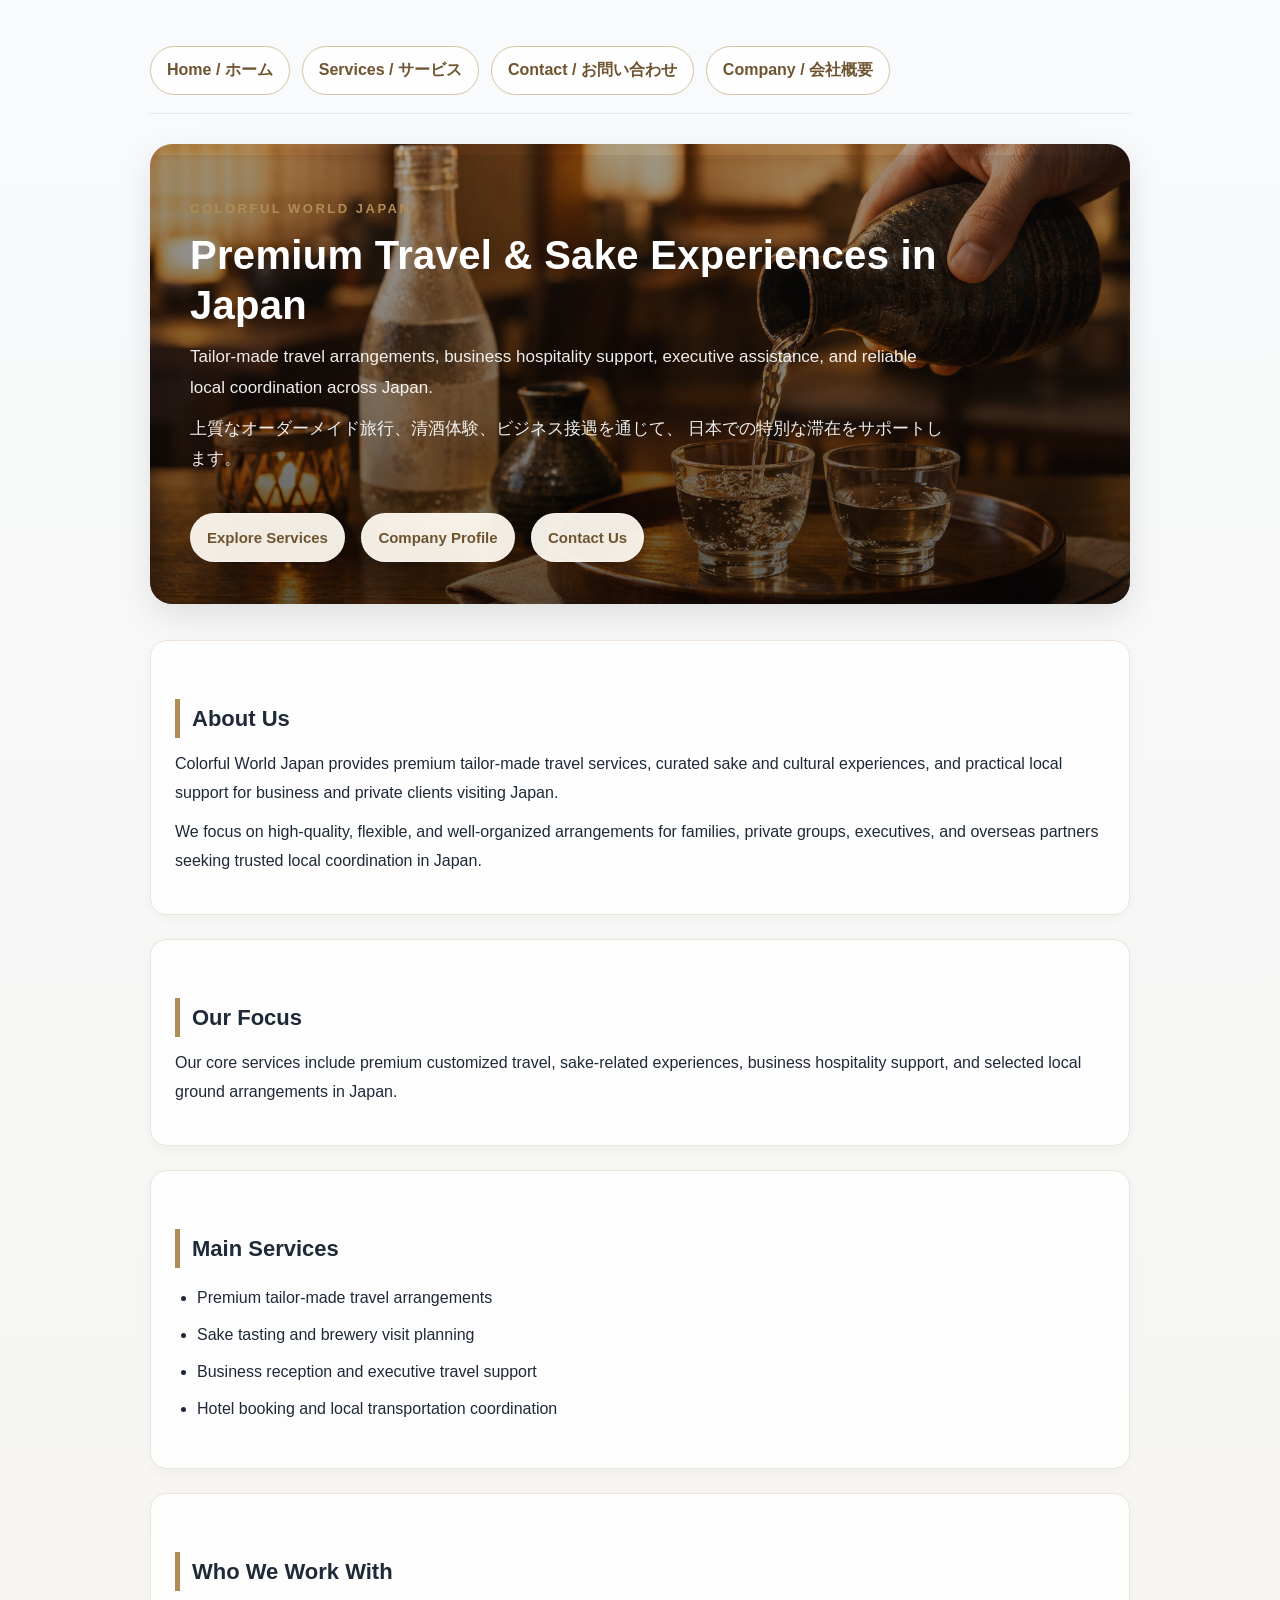
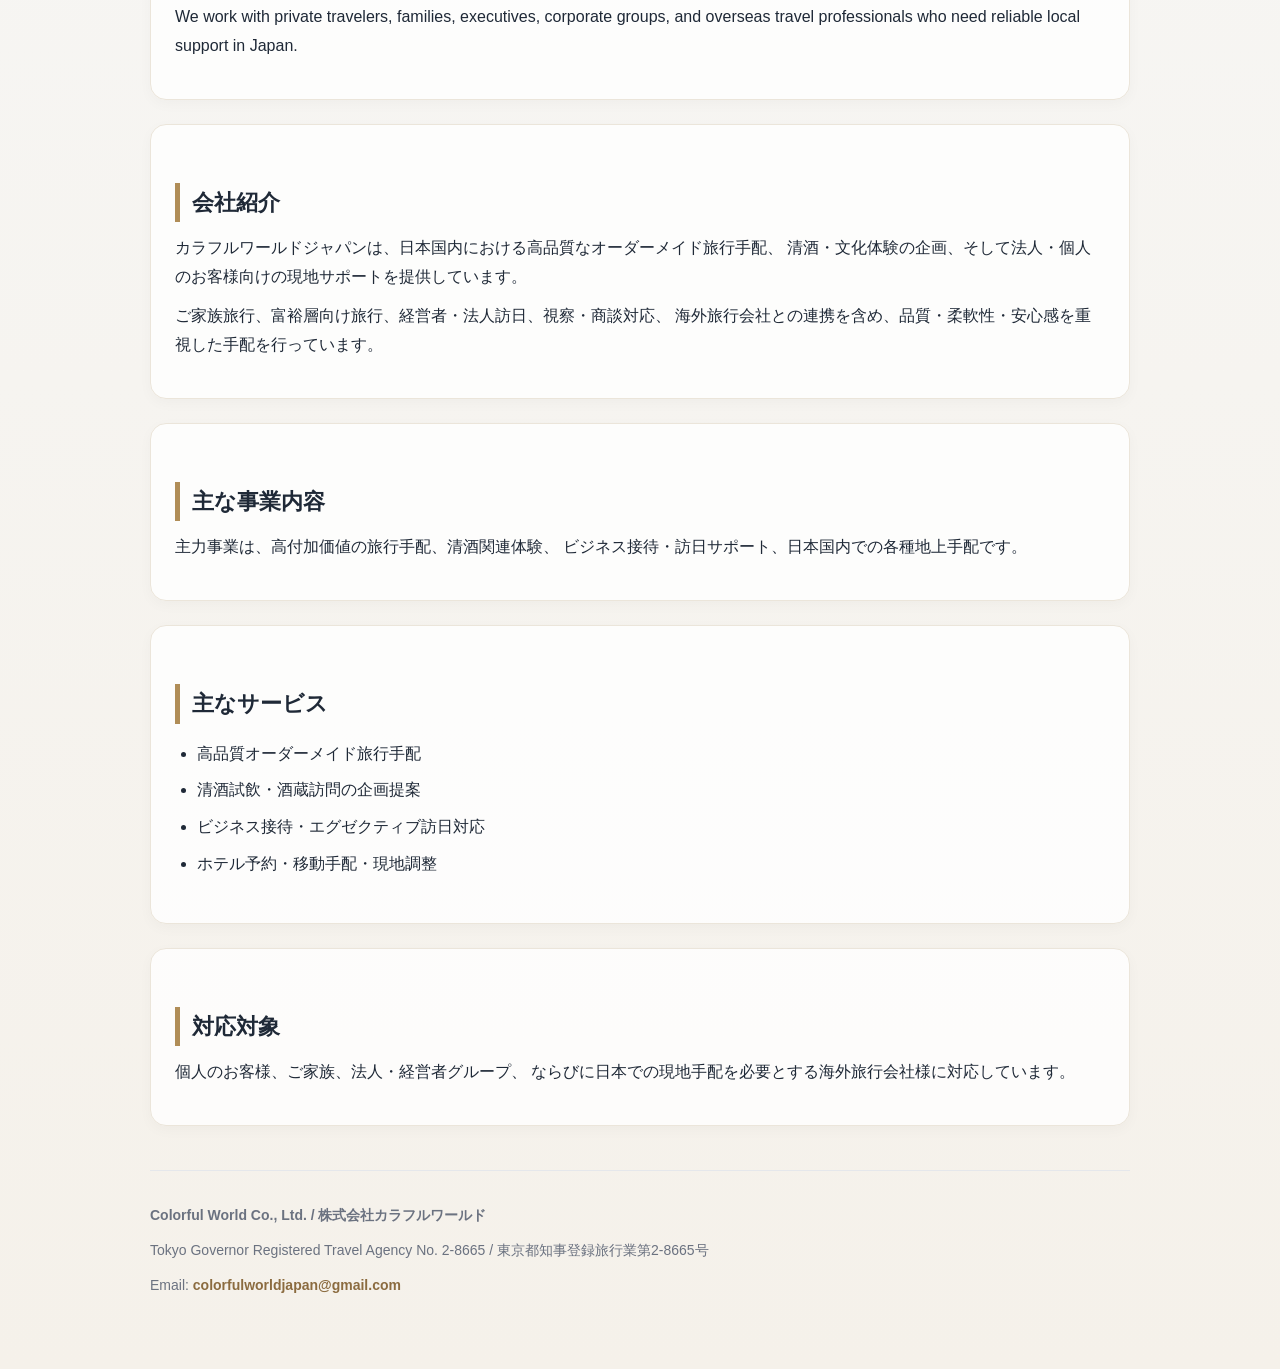
<file: index.html>
<!DOCTYPE html>
<html lang="en">
<head>
  <meta charset="UTF-8">
  <meta name="viewport" content="width=device-width, initial-scale=1.0">
  <title>Colorful World Japan | Premium Travel, Sake Experience & Business Support</title>
  <link rel="stylesheet" href="style.css">
</head>
<body>
  <div class="nav">
    <a href="index.html">Home / ホーム</a>
    <a href="services.html">Services / サービス</a>
    <a href="contact.html">Contact / お問い合わせ</a>
    <a href="company.html">Company / 会社概要</a>
  </div>

<div class="hero-banner">
  <div class="hero-overlay">
    <p class="brand-mark">COLORFUL WORLD JAPAN</p>
<h1>Premium Travel & Sake Experiences in Japan</h1>
<p class="hero-subtitle">
  Tailor-made travel arrangements, business hospitality support,
  executive assistance, and reliable local coordination across Japan.
</p>
<p class="hero-subtitle">
  上質なオーダーメイド旅行、清酒体験、ビジネス接遇を通じて、
  日本での特別な滞在をサポートします。
</p>

    <div class="hero-actions">
      <a class="button-link" href="services.html">Explore Services</a>
      <a class="button-link" href="company.html">Company Profile</a>
      <a class="button-link" href="contact.html">Contact Us</a>
    </div>
  </div>
</div>

  <div class="section-card">
    <h2>About Us</h2>
    <p>
      Colorful World Japan provides premium tailor-made travel services,
      curated sake and cultural experiences, and practical local support
      for business and private clients visiting Japan.
    </p>
    <p>
      We focus on high-quality, flexible, and well-organized arrangements
      for families, private groups, executives, and overseas partners
      seeking trusted local coordination in Japan.
    </p>
  </div>

  <div class="section-card">
    <h2>Our Focus</h2>
    <p>
      Our core services include premium customized travel, sake-related experiences,
      business hospitality support, and selected local ground arrangements in Japan.
    </p>
  </div>

  <div class="section-card">
    <h2>Main Services</h2>
    <ul>
      <li>Premium tailor-made travel arrangements</li>
      <li>Sake tasting and brewery visit planning</li>
      <li>Business reception and executive travel support</li>
      <li>Hotel booking and local transportation coordination</li>
    </ul>
  </div>

  <div class="section-card">
    <h2>Who We Work With</h2>
    <p>
      We work with private travelers, families, executives, corporate groups,
      and overseas travel professionals who need reliable local support in Japan.
    </p>
  </div>

  <div class="section-card">
    <h2>会社紹介</h2>
    <p>
      カラフルワールドジャパンは、日本国内における高品質なオーダーメイド旅行手配、
      清酒・文化体験の企画、そして法人・個人のお客様向けの現地サポートを提供しています。
    </p>
    <p>
      ご家族旅行、富裕層向け旅行、経営者・法人訪日、視察・商談対応、
      海外旅行会社との連携を含め、品質・柔軟性・安心感を重視した手配を行っています。
    </p>
  </div>

  <div class="section-card">
    <h2>主な事業内容</h2>
    <p>
      主力事業は、高付加価値の旅行手配、清酒関連体験、
      ビジネス接待・訪日サポート、日本国内での各種地上手配です。
    </p>
  </div>

  <div class="section-card">
    <h2>主なサービス</h2>
    <ul>
      <li>高品質オーダーメイド旅行手配</li>
      <li>清酒試飲・酒蔵訪問の企画提案</li>
      <li>ビジネス接待・エグゼクティブ訪日対応</li>
      <li>ホテル予約・移動手配・現地調整</li>
    </ul>
  </div>

  <div class="section-card">
    <h2>対応対象</h2>
    <p>
      個人のお客様、ご家族、法人・経営者グループ、
      ならびに日本での現地手配を必要とする海外旅行会社様に対応しています。
    </p>
  </div>

  <div class="footer">
    <p><strong>Colorful World Co., Ltd. / 株式会社カラフルワールド</strong></p>
    <p>Tokyo Governor Registered Travel Agency No. 2-8665 / 東京都知事登録旅行業第2-8665号</p>
    <p>Email: <a href="mailto:colorfulworldjapan@gmail.com">colorfulworldjapan@gmail.com</a></p>
  </div>
</body>
</html>
</file>
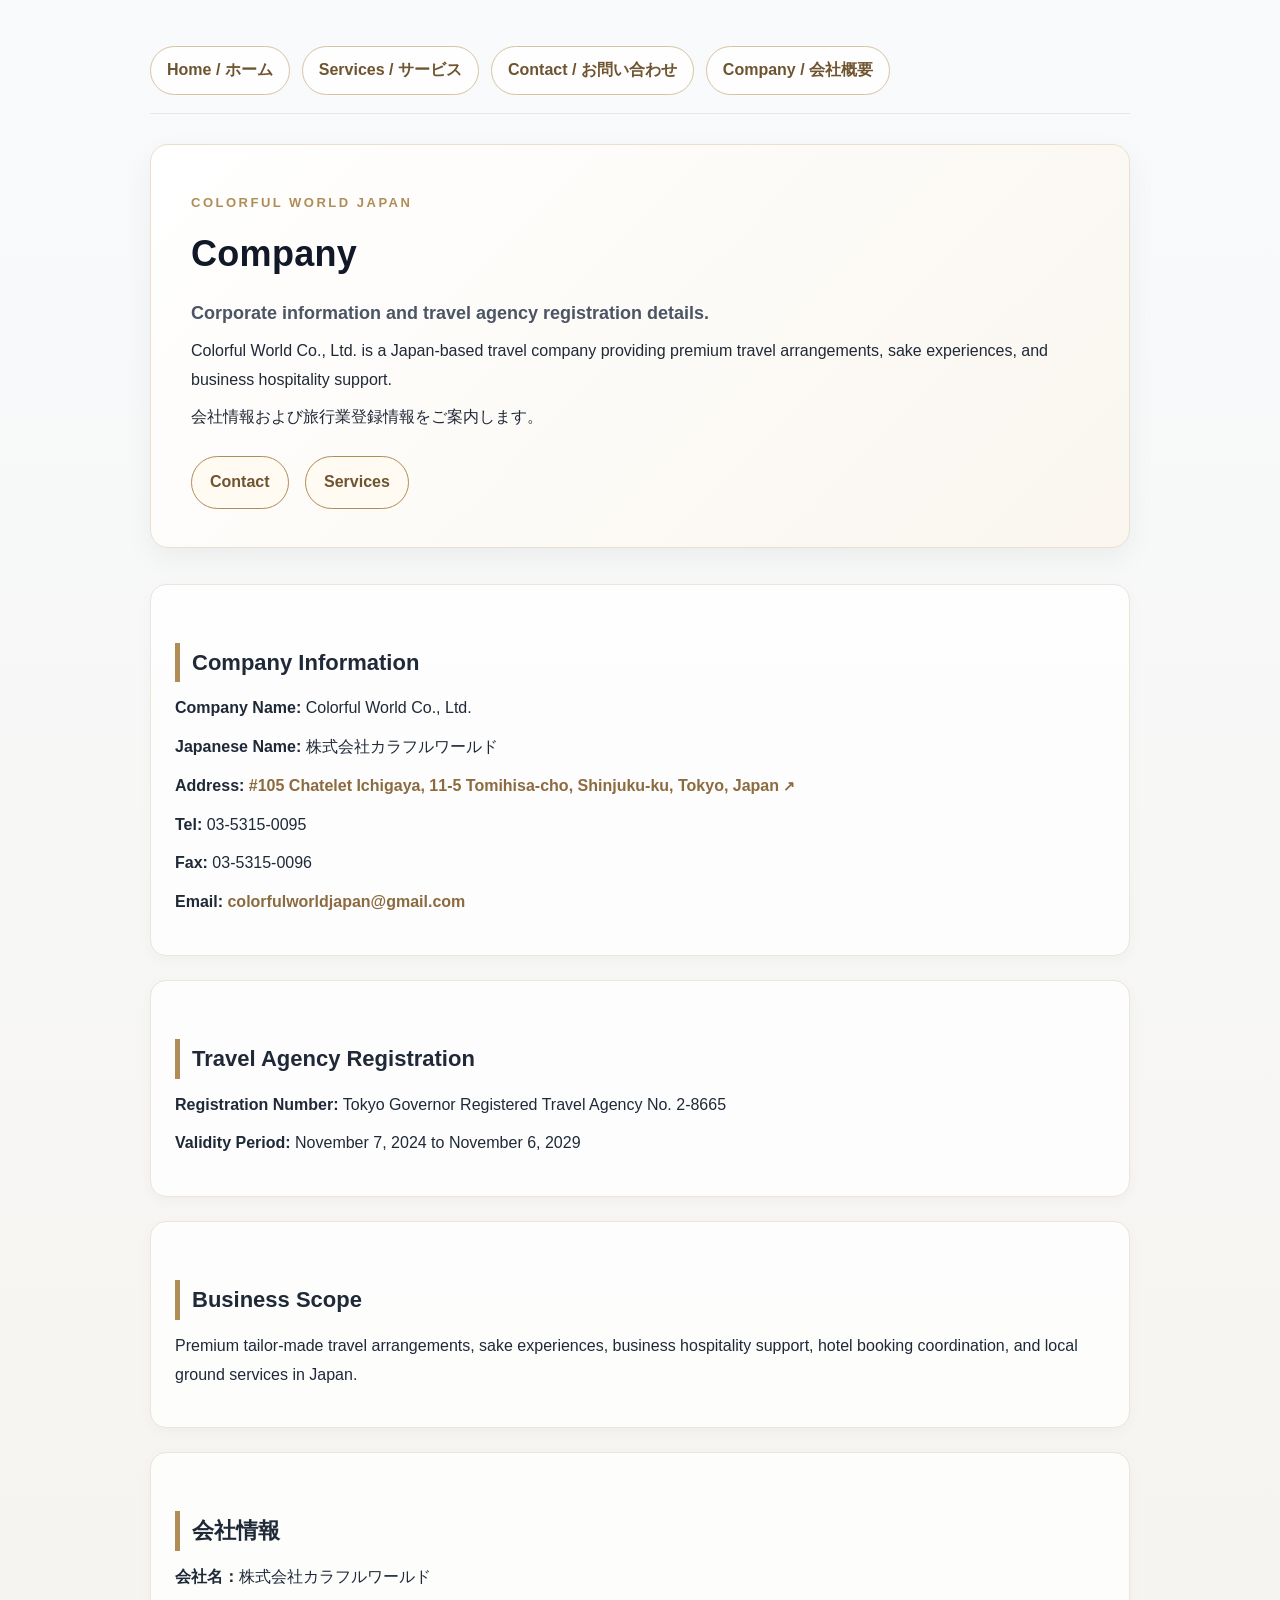
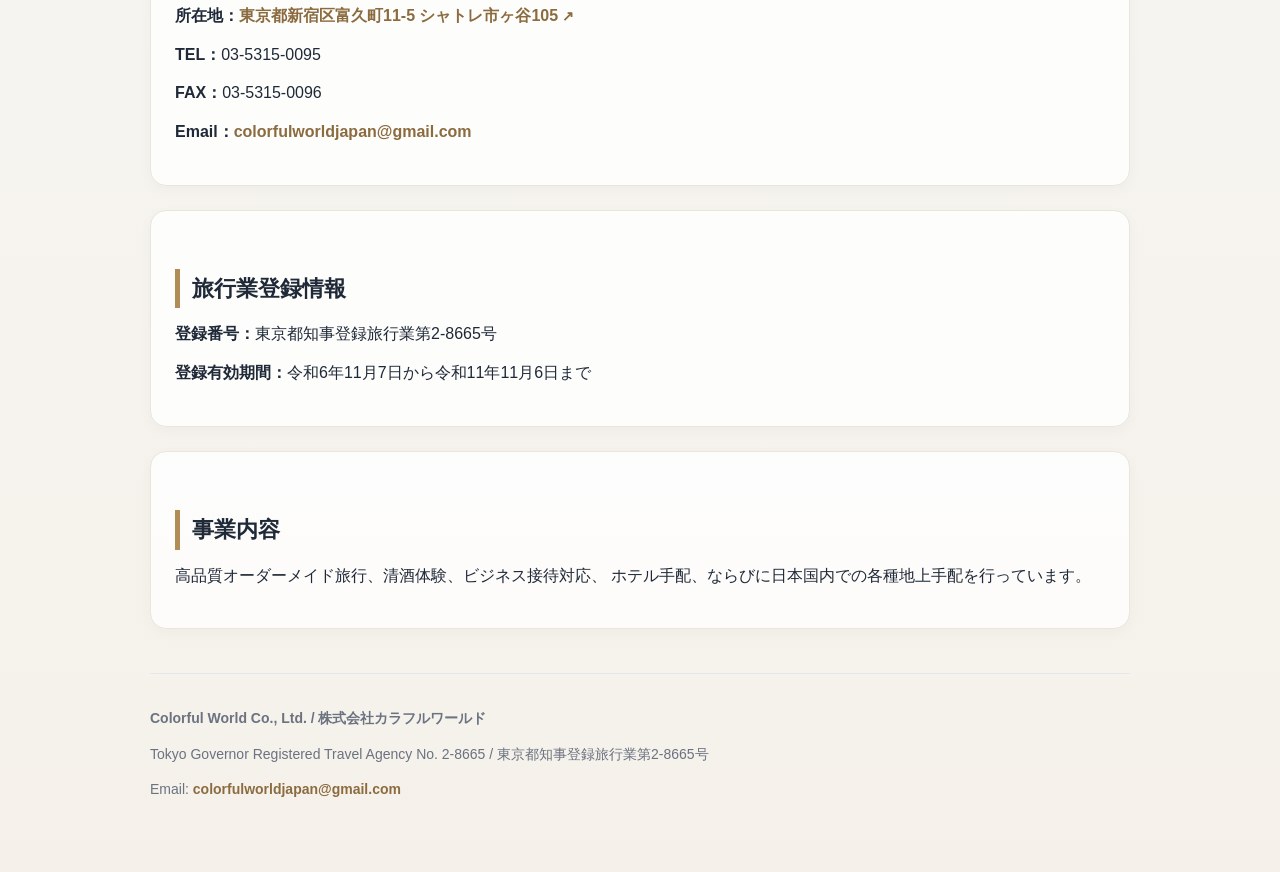
<file: company.html>
<!DOCTYPE html>
<html lang="en">
<head>
  <meta charset="UTF-8">
  <meta name="viewport" content="width=device-width, initial-scale=1.0">
  <title>Company | Colorful World Japan</title>
  <link rel="stylesheet" href="style.css">
</head>
<body>
  <div class="nav">
    <a href="index.html">Home / ホーム</a>
    <a href="services.html">Services / サービス</a>
    <a href="contact.html">Contact / お問い合わせ</a>
    <a href="company.html">Company / 会社概要</a>
  </div>

  <div class="hero">
    <p class="brand-mark">COLORFUL WORLD JAPAN</p>
    <h1>Company</h1>
    <p class="hero-subtitle"><strong>Corporate information and travel agency registration details.</strong></p>
    <p>
      Colorful World Co., Ltd. is a Japan-based travel company providing
      premium travel arrangements, sake experiences, and business hospitality support.
    </p>
    <p>
      会社情報および旅行業登録情報をご案内します。
    </p>

    <a class="button-link" href="contact.html">Contact</a>
    <a class="button-link" href="services.html">Services</a>
  </div>

  <div class="section-card">
    <h2>Company Information</h2>
    <p><strong>Company Name:</strong> Colorful World Co., Ltd.</p>
    <p><strong>Japanese Name:</strong> 株式会社カラフルワールド</p>
    <p><strong>Address:</strong> <a href="https://www.google.com/maps/search/?api=1&query=%E6%9D%B1%E4%BA%AC%E9%83%BD%E6%96%B0%E5%AE%BF%E5%8C%BA%E5%AF%8C%E4%B9%85%E7%94%BA11-5+%E3%82%B7%E3%83%A3%E3%83%88%E3%83%AC%E5%B8%82%E3%83%B6%E8%B0%B7105" target="_blank">#105 Chatelet Ichigaya, 11-5 Tomihisa-cho, Shinjuku-ku, Tokyo, Japan</a></p>
    <p><strong>Tel:</strong> 03-5315-0095</p>
    <p><strong>Fax:</strong> 03-5315-0096</p>
    <p><strong>Email:</strong> <a href="mailto:colorfulworldjapan@gmail.com">colorfulworldjapan@gmail.com</a></p>
  </div>

  <div class="section-card">
    <h2>Travel Agency Registration</h2>
    <p><strong>Registration Number:</strong> Tokyo Governor Registered Travel Agency No. 2-8665</p>
    <p><strong>Validity Period:</strong> November 7, 2024 to November 6, 2029</p>
  </div>

  <div class="section-card">
    <h2>Business Scope</h2>
    <p>
      Premium tailor-made travel arrangements, sake experiences,
      business hospitality support, hotel booking coordination,
      and local ground services in Japan.
    </p>
  </div>

  <div class="section-card">
    <h2>会社情報</h2>
    <p><strong>会社名：</strong>株式会社カラフルワールド</p>
    <p><strong>所在地：</strong><a href="https://www.google.com/maps/search/?api=1&query=%E6%9D%B1%E4%BA%AC%E9%83%BD%E6%96%B0%E5%AE%BF%E5%8C%BA%E5%AF%8C%E4%B9%85%E7%94%BA11-5+%E3%82%B7%E3%83%A3%E3%83%88%E3%83%AC%E5%B8%82%E3%83%B6%E8%B0%B7105" target="_blank">東京都新宿区富久町11-5 シャトレ市ヶ谷105</a></p>
    <p><strong>TEL：</strong>03-5315-0095</p>
    <p><strong>FAX：</strong>03-5315-0096</p>
    <p><strong>Email：</strong><a href="mailto:colorfulworldjapan@gmail.com">colorfulworldjapan@gmail.com</a></p>
  </div>

  <div class="section-card">
    <h2>旅行業登録情報</h2>
    <p><strong>登録番号：</strong>東京都知事登録旅行業第2-8665号</p>
    <p><strong>登録有効期間：</strong>令和6年11月7日から令和11年11月6日まで</p>
  </div>

  <div class="section-card">
    <h2>事業内容</h2>
    <p>
      高品質オーダーメイド旅行、清酒体験、ビジネス接待対応、
      ホテル手配、ならびに日本国内での各種地上手配を行っています。
    </p>
  </div>

  <div class="footer">
    <p><strong>Colorful World Co., Ltd. / 株式会社カラフルワールド</strong></p>
    <p>Tokyo Governor Registered Travel Agency No. 2-8665 / 東京都知事登録旅行業第2-8665号</p>
    <p>Email: <a href="mailto:colorfulworldjapan@gmail.com">colorfulworldjapan@gmail.com</a></p>
  </div>
</body>
</html>
</file>
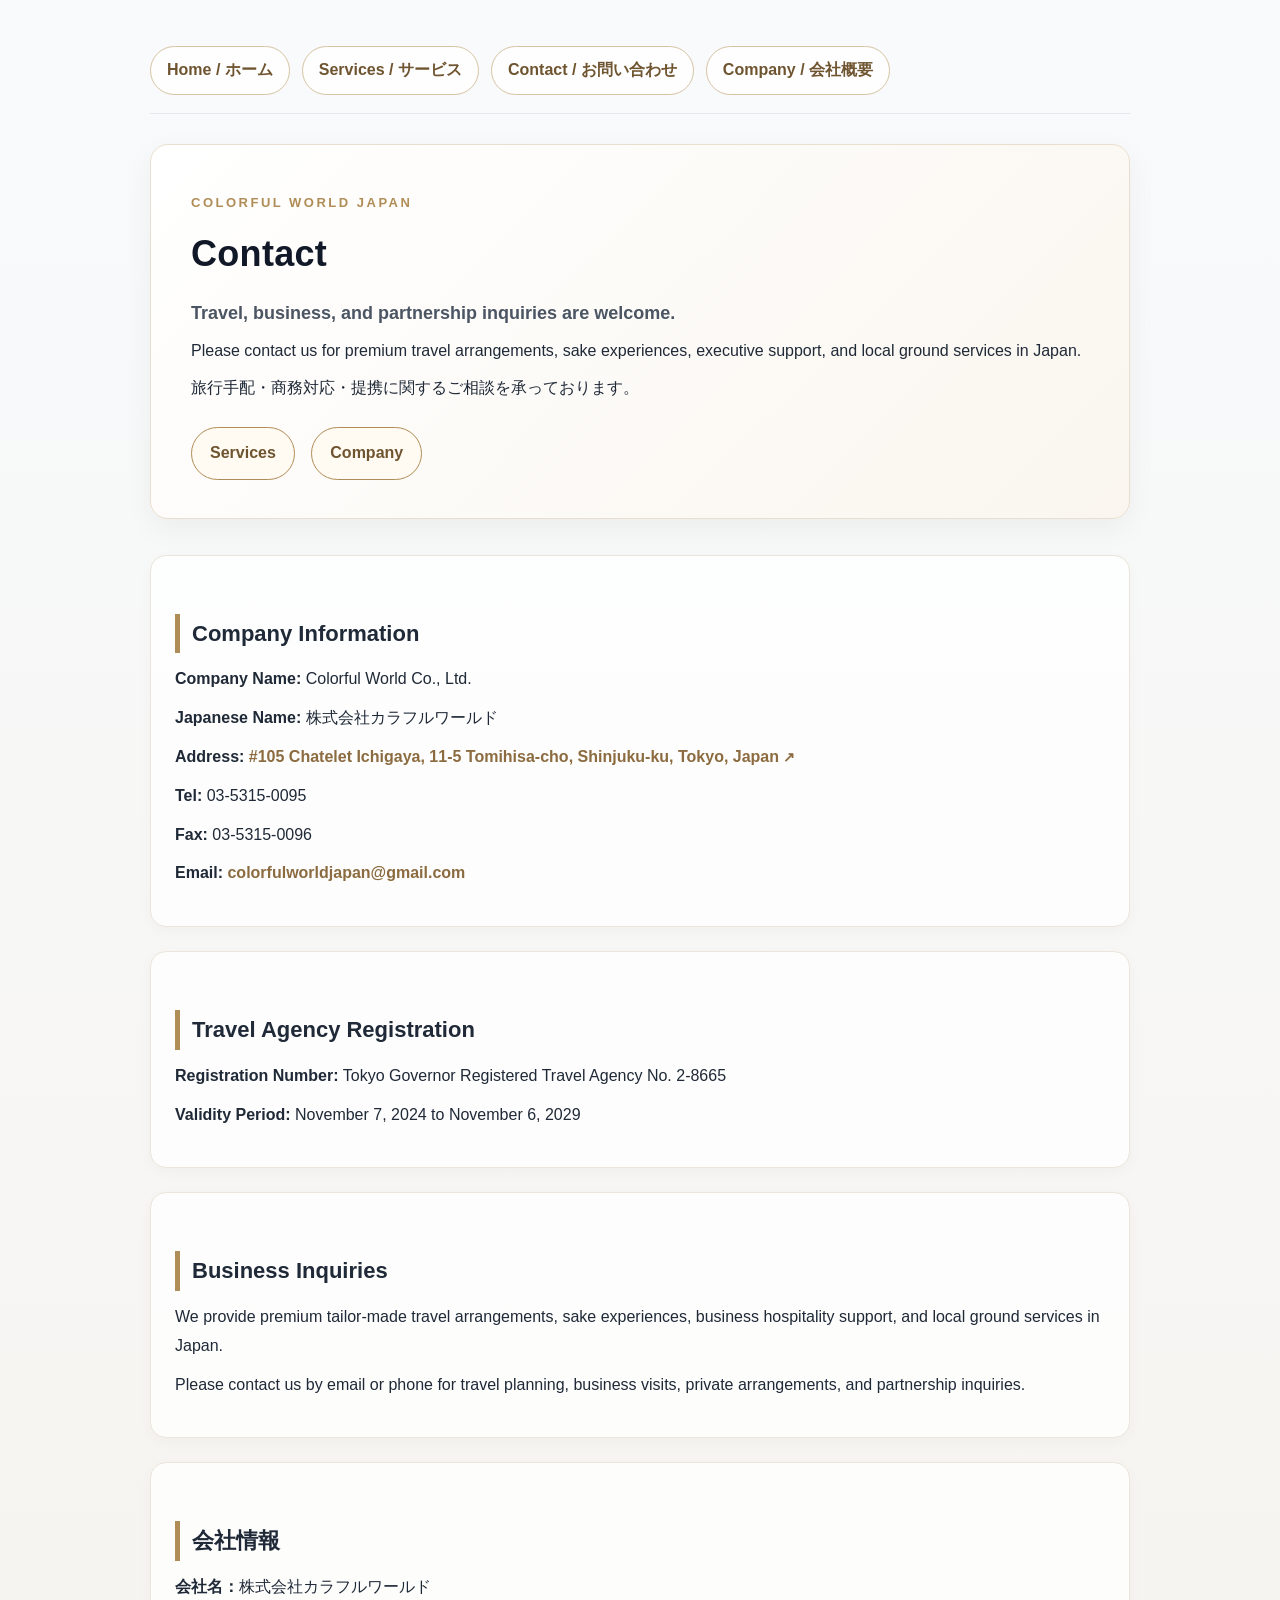
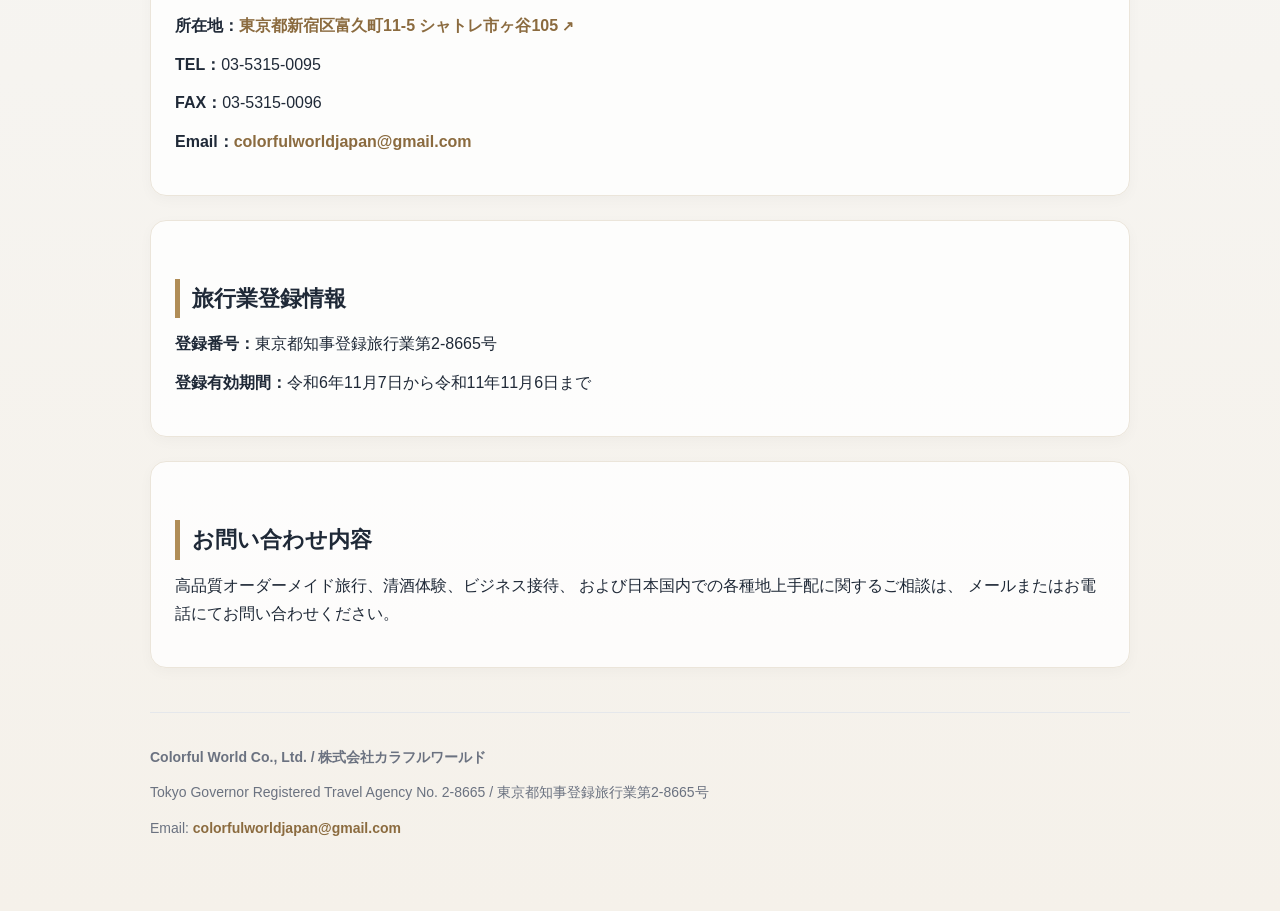
<file: contact.html>
<!DOCTYPE html>
<html lang="en">
<head>
  <meta charset="UTF-8">
  <meta name="viewport" content="width=device-width, initial-scale=1.0">
  <title>Contact | Colorful World Japan</title>
  <link rel="stylesheet" href="style.css">
</head>
<body>
  <div class="nav">
    <a href="index.html">Home / ホーム</a>
    <a href="services.html">Services / サービス</a>
    <a href="contact.html">Contact / お問い合わせ</a>
    <a href="company.html">Company / 会社概要</a>
  </div>

  <div class="hero">
    <p class="brand-mark">COLORFUL WORLD JAPAN</p>
    <h1>Contact</h1>
    <p class="hero-subtitle"><strong>Travel, business, and partnership inquiries are welcome.</strong></p>
    <p>
      Please contact us for premium travel arrangements, sake experiences,
      executive support, and local ground services in Japan.
    </p>
    <p>
      旅行手配・商務対応・提携に関するご相談を承っております。
    </p>

    <a class="button-link" href="services.html">Services</a>
    <a class="button-link" href="company.html">Company</a>
  </div>

  <div class="section-card">
    <h2>Company Information</h2>
    <p><strong>Company Name:</strong> Colorful World Co., Ltd.</p>
    <p><strong>Japanese Name:</strong> 株式会社カラフルワールド</p>
    <p><strong>Address:</strong> <a href="https://www.google.com/maps/search/?api=1&query=%E6%9D%B1%E4%BA%AC%E9%83%BD%E6%96%B0%E5%AE%BF%E5%8C%BA%E5%AF%8C%E4%B9%85%E7%94%BA11-5+%E3%82%B7%E3%83%A3%E3%83%88%E3%83%AC%E5%B8%82%E3%83%B6%E8%B0%B7105" target="_blank">#105 Chatelet Ichigaya, 11-5 Tomihisa-cho, Shinjuku-ku, Tokyo, Japan</a></p>
    <p><strong>Tel:</strong> 03-5315-0095</p>
    <p><strong>Fax:</strong> 03-5315-0096</p>
    <p><strong>Email:</strong> <a href="mailto:colorfulworldjapan@gmail.com">colorfulworldjapan@gmail.com</a></p>
  </div>

  <div class="section-card">
    <h2>Travel Agency Registration</h2>
    <p><strong>Registration Number:</strong> Tokyo Governor Registered Travel Agency No. 2-8665</p>
    <p><strong>Validity Period:</strong> November 7, 2024 to November 6, 2029</p>
  </div>

  <div class="section-card">
    <h2>Business Inquiries</h2>
    <p>
      We provide premium tailor-made travel arrangements, sake experiences,
      business hospitality support, and local ground services in Japan.
    </p>
    <p>
      Please contact us by email or phone for travel planning, business visits,
      private arrangements, and partnership inquiries.
    </p>
  </div>

  <div class="section-card">
    <h2>会社情報</h2>
    <p><strong>会社名：</strong>株式会社カラフルワールド</p>
    <p><strong>所在地：</strong><a href="https://www.google.com/maps/search/?api=1&query=%E6%9D%B1%E4%BA%AC%E9%83%BD%E6%96%B0%E5%AE%BF%E5%8C%BA%E5%AF%8C%E4%B9%85%E7%94%BA11-5+%E3%82%B7%E3%83%A3%E3%83%88%E3%83%AC%E5%B8%82%E3%83%B6%E8%B0%B7105" target="_blank">東京都新宿区富久町11-5 シャトレ市ヶ谷105</a></p>
    <p><strong>TEL：</strong>03-5315-0095</p>
    <p><strong>FAX：</strong>03-5315-0096</p>
    <p><strong>Email：</strong><a href="mailto:colorfulworldjapan@gmail.com">colorfulworldjapan@gmail.com</a></p>
  </div>

  <div class="section-card">
    <h2>旅行業登録情報</h2>
    <p><strong>登録番号：</strong>東京都知事登録旅行業第2-8665号</p>
    <p><strong>登録有効期間：</strong>令和6年11月7日から令和11年11月6日まで</p>
  </div>

  <div class="section-card">
    <h2>お問い合わせ内容</h2>
    <p>
      高品質オーダーメイド旅行、清酒体験、ビジネス接待、
      および日本国内での各種地上手配に関するご相談は、
      メールまたはお電話にてお問い合わせください。
    </p>
  </div>

  <div class="footer">
    <p><strong>Colorful World Co., Ltd. / 株式会社カラフルワールド</strong></p>
    <p>Tokyo Governor Registered Travel Agency No. 2-8665 / 東京都知事登録旅行業第2-8665号</p>
    <p>Email: <a href="mailto:colorfulworldjapan@gmail.com">colorfulworldjapan@gmail.com</a></p>
  </div>
</body>
</html>
</file>
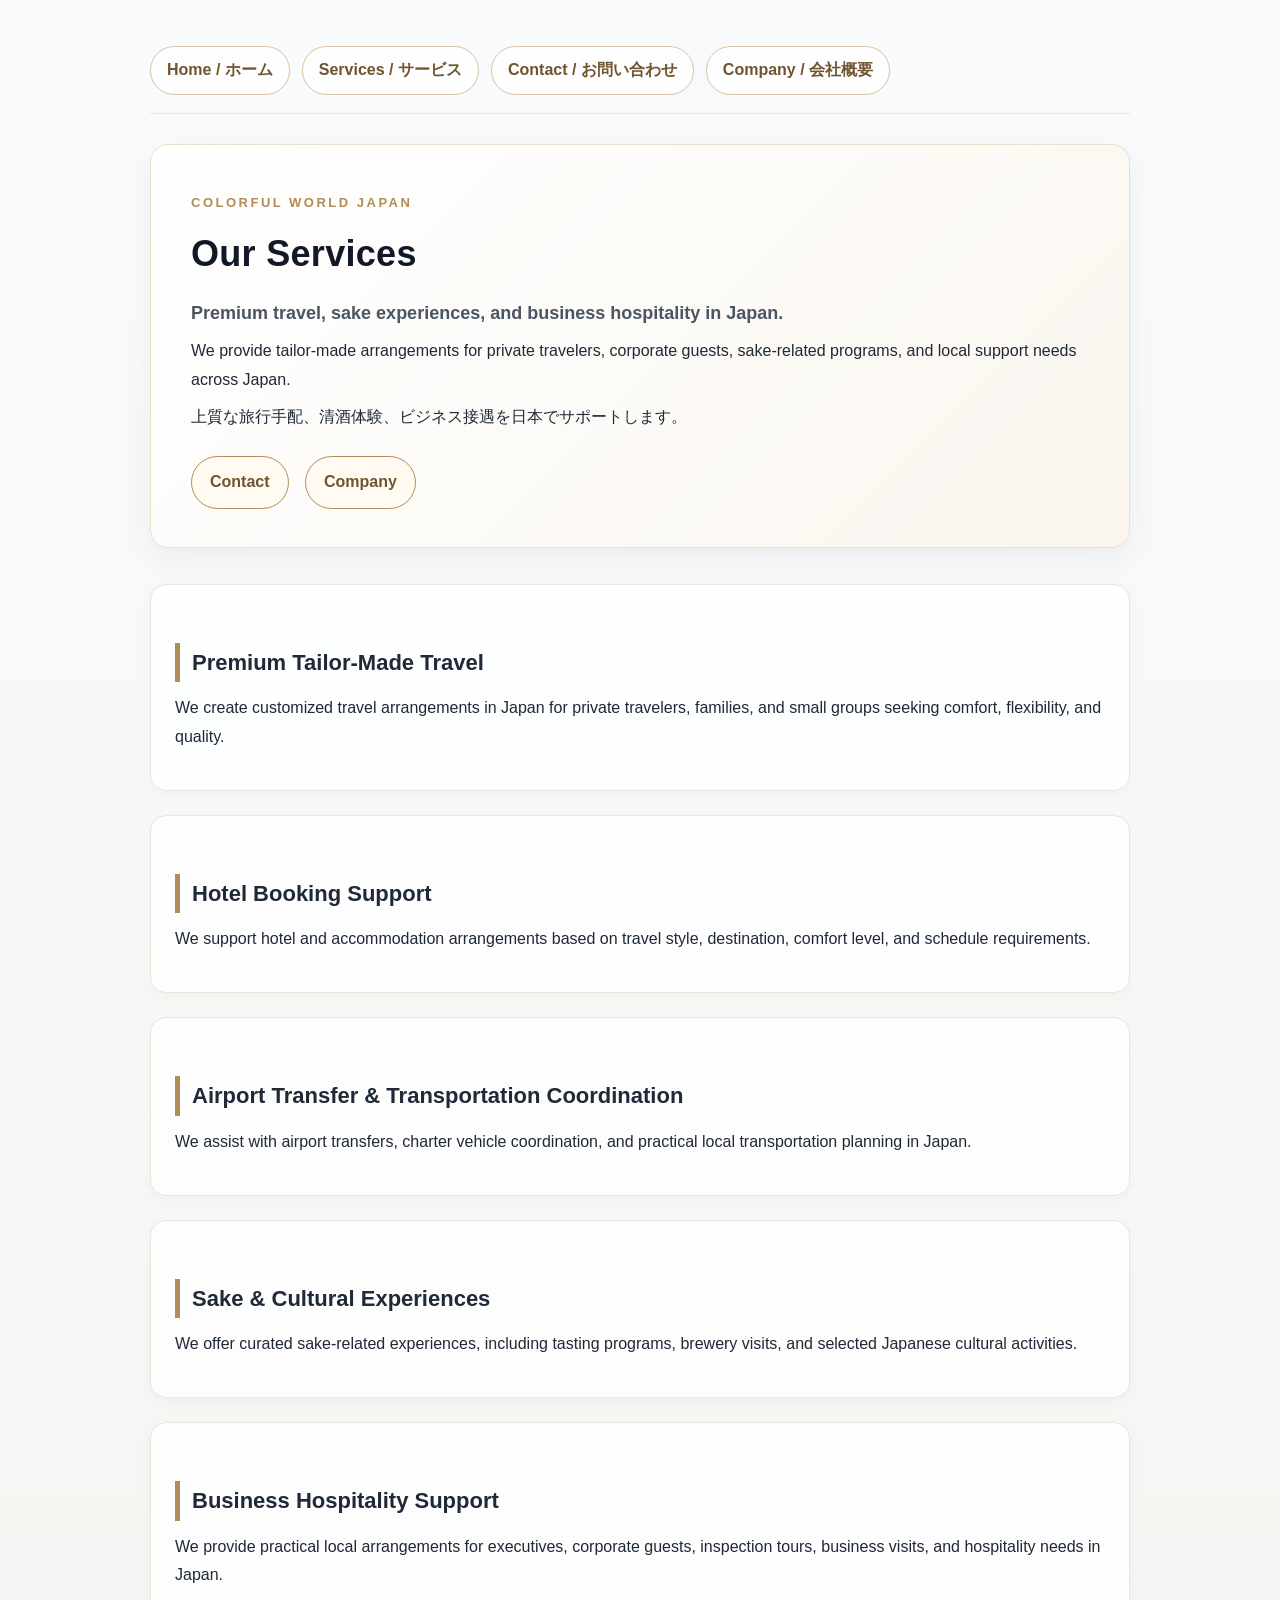
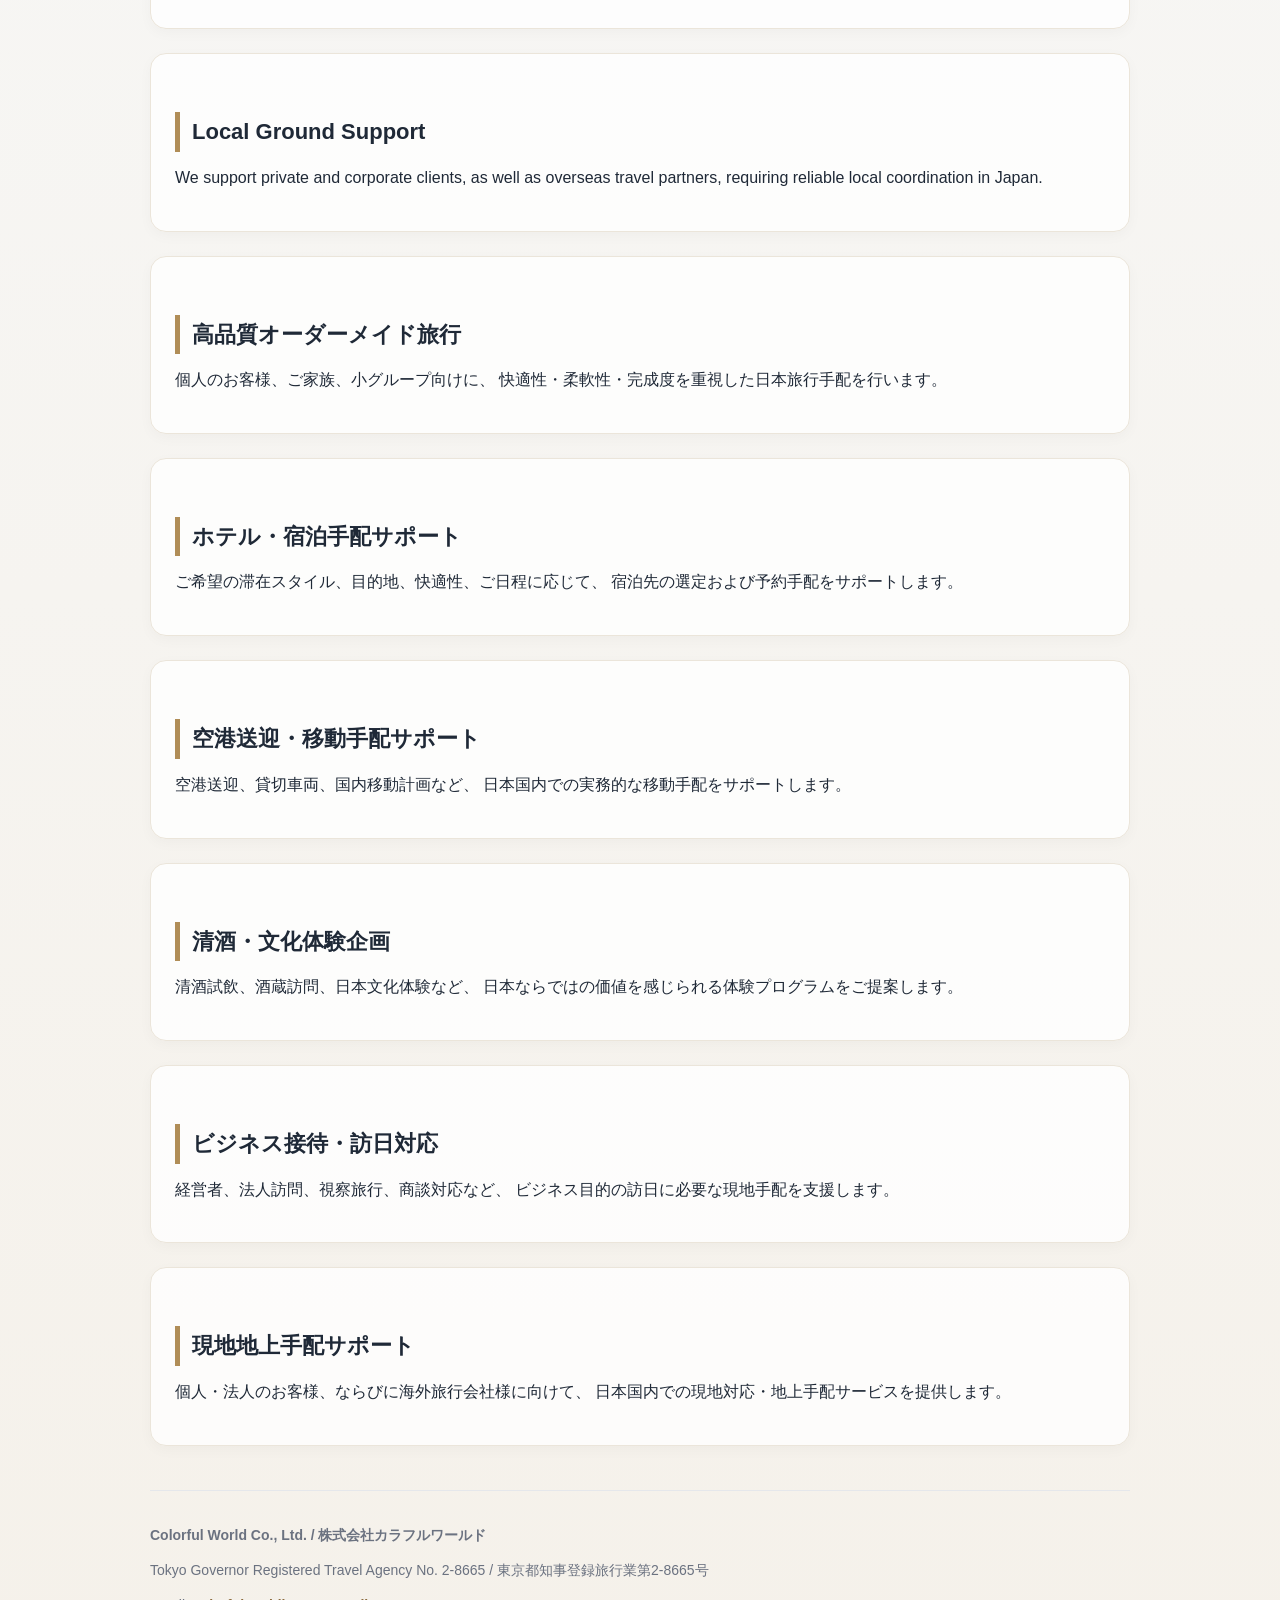
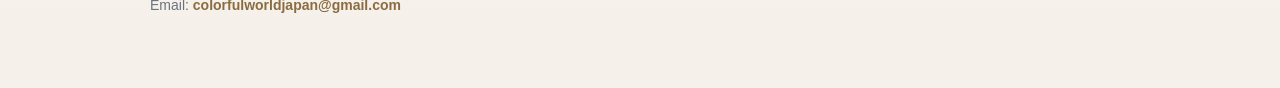
<file: services.html>
<!DOCTYPE html>
<html lang="en">
<head>
  <meta charset="UTF-8">
  <meta name="viewport" content="width=device-width, initial-scale=1.0">
  <title>Services | Colorful World Japan</title>
  <link rel="stylesheet" href="style.css">
</head>
<body>
  <div class="nav">
    <a href="index.html">Home / ホーム</a>
    <a href="services.html">Services / サービス</a>
    <a href="contact.html">Contact / お問い合わせ</a>
    <a href="company.html">Company / 会社概要</a>
  </div>

  <div class="hero">
    <p class="brand-mark">COLORFUL WORLD JAPAN</p>
    <h1>Our Services</h1>
    <p class="hero-subtitle"><strong>Premium travel, sake experiences, and business hospitality in Japan.</strong></p>
    <p>
      We provide tailor-made arrangements for private travelers, corporate guests,
      sake-related programs, and local support needs across Japan.
    </p>
    <p>
      上質な旅行手配、清酒体験、ビジネス接遇を日本でサポートします。
    </p>

    <a class="button-link" href="contact.html">Contact</a>
    <a class="button-link" href="company.html">Company</a>
  </div>

  <div class="section-card">
    <h2>Premium Tailor-Made Travel</h2>
    <p>
      We create customized travel arrangements in Japan for private travelers,
      families, and small groups seeking comfort, flexibility, and quality.
    </p>
  </div>

  <div class="section-card">
    <h2>Hotel Booking Support</h2>
    <p>
      We support hotel and accommodation arrangements based on travel style,
      destination, comfort level, and schedule requirements.
    </p>
  </div>

  <div class="section-card">
    <h2>Airport Transfer & Transportation Coordination</h2>
    <p>
      We assist with airport transfers, charter vehicle coordination,
      and practical local transportation planning in Japan.
    </p>
  </div>

  <div class="section-card">
    <h2>Sake & Cultural Experiences</h2>
    <p>
      We offer curated sake-related experiences, including tasting programs,
      brewery visits, and selected Japanese cultural activities.
    </p>
  </div>

  <div class="section-card">
    <h2>Business Hospitality Support</h2>
    <p>
      We provide practical local arrangements for executives, corporate guests,
      inspection tours, business visits, and hospitality needs in Japan.
    </p>
  </div>

  <div class="section-card">
    <h2>Local Ground Support</h2>
    <p>
      We support private and corporate clients, as well as overseas travel partners,
      requiring reliable local coordination in Japan.
    </p>
  </div>

  <div class="section-card">
    <h2>高品質オーダーメイド旅行</h2>
    <p>
      個人のお客様、ご家族、小グループ向けに、
      快適性・柔軟性・完成度を重視した日本旅行手配を行います。
    </p>
  </div>

  <div class="section-card">
    <h2>ホテル・宿泊手配サポート</h2>
    <p>
      ご希望の滞在スタイル、目的地、快適性、ご日程に応じて、
      宿泊先の選定および予約手配をサポートします。
    </p>
  </div>

  <div class="section-card">
    <h2>空港送迎・移動手配サポート</h2>
    <p>
      空港送迎、貸切車両、国内移動計画など、
      日本国内での実務的な移動手配をサポートします。
    </p>
  </div>

  <div class="section-card">
    <h2>清酒・文化体験企画</h2>
    <p>
      清酒試飲、酒蔵訪問、日本文化体験など、
      日本ならではの価値を感じられる体験プログラムをご提案します。
    </p>
  </div>

  <div class="section-card">
    <h2>ビジネス接待・訪日対応</h2>
    <p>
      経営者、法人訪問、視察旅行、商談対応など、
      ビジネス目的の訪日に必要な現地手配を支援します。
    </p>
  </div>

  <div class="section-card">
    <h2>現地地上手配サポート</h2>
    <p>
      個人・法人のお客様、ならびに海外旅行会社様に向けて、
      日本国内での現地対応・地上手配サービスを提供します。
    </p>
  </div>

  <div class="footer">
    <p><strong>Colorful World Co., Ltd. / 株式会社カラフルワールド</strong></p>
    <p>Tokyo Governor Registered Travel Agency No. 2-8665 / 東京都知事登録旅行業第2-8665号</p>
    <p>Email: <a href="mailto:colorfulworldjapan@gmail.com">colorfulworldjapan@gmail.com</a></p>
  </div>
</body>
</html>
</file>
<file: style.css>
body {
  font-family: Arial, "Hiragino Kaku Gothic ProN", "Yu Gothic", sans-serif;
  max-width: 980px;
  margin: 0 auto;
  padding: 32px 20px 60px;
  line-height: 1.8;
  color: #1f2937;
  background: linear-gradient(to bottom, #f8fafc 0%, #f5f1ea 100%);
}

h1 {
  font-size: 36px;
  margin-bottom: 10px;
  color: #111827;
  letter-spacing: 0.3px;
}

h2 {
  font-size: 22px;
  margin-top: 34px;
  margin-bottom: 12px;
  color: #1f2937;
  border-left: 5px solid #b08d57;
  padding-left: 12px;
}

p {
  margin: 10px 0;
}

ul {
  padding-left: 22px;
}

li {
  margin: 8px 0;
}

hr {
  border: none;
  border-top: 1px solid #e5e7eb;
  margin: 32px 0;
}

a {
  color: #8b6b3f;
  text-decoration: none;
  font-weight: 600;
}

a:hover {
  text-decoration: underline;
}

.nav {
  display: flex;
  gap: 12px;
  flex-wrap: wrap;
  margin-bottom: 30px;
  padding: 14px 0 18px 0;
  border-bottom: 1px solid #e5e7eb;
}

.nav a {
  display: inline-block;
  padding: 9px 16px;
  border: 1px solid #d6c3a2;
  border-radius: 999px;
  background: rgba(255, 255, 255, 0.9);
  color: #6f5430;
  text-decoration: none;
  font-weight: 700;
  transition: all 0.2s ease;
}

.nav a:hover {
  background: #fff8ee;
  border-color: #b08d57;
  text-decoration: none;
}

.hero {
  padding: 38px 40px;
  background: linear-gradient(135deg, #ffffff 0%, #faf6ef 100%);
  border: 1px solid #eadfce;
  border-radius: 18px;
  margin-bottom: 36px;
  box-shadow: 0 10px 30px rgba(0, 0, 0, 0.05);
}

.hero h1 {
  margin-top: 0;
  margin-bottom: 10px;
}

.hero p {
  margin: 8px 0;
}

.hero-subtitle {
  font-size: 18px;
  color: #4b5563;
}

.button-link {
  display: inline-block;
  margin-top: 16px;
  margin-right: 12px;
  padding: 11px 18px;
  border: 1px solid #b08d57;
  border-radius: 999px;
  color: #6f5430;
  text-decoration: none;
  font-weight: 700;
  background: #fffaf2;
  transition: all 0.2s ease;
}

.button-link:hover {
  background: #f6ead8;
  text-decoration: none;
}

.section-card {
  background: rgba(255, 255, 255, 0.82);
  border: 1px solid #ebe5da;
  border-radius: 16px;
  padding: 24px 24px 28px;
  margin-bottom: 24px;
  box-shadow: 0 4px 14px rgba(0, 0, 0, 0.03);
}

.footer {
  margin-top: 44px;
  padding-top: 22px;
  border-top: 1px solid #e5e7eb;
  font-size: 14px;
  color: #6b7280;
}

.highlight {
  font-weight: 700;
  color: #111827;
}

a[target="_blank"]::after {
  content: " ↗";
  font-size: 0.9em;
}
.brand-mark {
  margin: 0 0 10px;
  font-size: 13px;
  letter-spacing: 2.5px;
  font-weight: 700;
  color: #b08d57;
  text-transform: uppercase;
}
.hero-image {
  margin-bottom: 24px;
}

.hero-image img {
  width: 100%;
  height: 360px;
  object-fit: cover;
  border-radius: 18px;
  display: block;
  box-shadow: 0 10px 30px rgba(0, 0, 0, 0.08);
}

@media (max-width: 768px) {
  .hero-image img {
    height: 220px;
  }

  .hero {
    padding: 26px 22px;
  }

  h1 {
    font-size: 30px;
  }
}
.hero-banner {
  width: 100%;
  min-height: 460px;
  border-radius: 22px;
  overflow: hidden;
  background-image: linear-gradient(rgba(20, 20, 20, 0.35), rgba(20, 20, 20, 0.35)), url("banner.png");
  background-size: cover;
  background-position: center;
  box-shadow: 0 12px 34px rgba(0, 0, 0, 0.10);
  margin-bottom: 36px;
  display: flex;
  align-items: flex-end;
}

.hero-overlay {
  width: 100%;
  padding: 42px 40px;
  color: #ffffff;
  background: linear-gradient(to top, rgba(0, 0, 0, 0.45), rgba(0, 0, 0, 0.08));
}

.hero-banner h1 {
  color: #ffffff;
  font-size: 40px;
  max-width: 760px;
  margin: 0 0 12px;
  line-height: 1.25;
}

.hero-banner .hero-subtitle {
  color: rgba(255, 255, 255, 0.92);
  max-width: 760px;
  font-size: 17px;
}

.hero-actions {
  margin-top: 22px;
}

.hero-banner .button-link {
  background: rgba(255, 250, 242, 0.94);
  color: #6f5430;
  border: 1px solid rgba(255, 255, 255, 0.35);
  padding: 10px 16px;
  font-size: 15px;
}

.hero-banner .button-link:hover {
  background: #ffffff;
}

@media (max-width: 768px) {
  body {
    padding: 20px 14px 40px;
  }

  .nav {
    gap: 10px;
    margin-bottom: 20px;
    padding: 10px 0 14px 0;
  }

  .nav a {
    padding: 7px 12px;
    font-size: 14px;
    border-radius: 999px;
  }

  .hero-banner {
    min-height: 0;
    border-radius: 16px;
    margin-bottom: 24px;
  }

  .hero-overlay {
    padding: 22px 18px 24px;
  }

  .hero-banner h1 {
    font-size: 22px;
    line-height: 1.3;
    margin-bottom: 10px;
  }

  .hero-banner .hero-subtitle {
    font-size: 14px;
    line-height: 1.8;
  }

  .brand-mark {
    font-size: 11px;
    letter-spacing: 2px;
    margin-bottom: 8px;
  }

  .hero-actions {
    margin-top: 16px;
  }

  .hero-banner .button-link {
    padding: 8px 14px;
    font-size: 14px;
    margin-top: 10px;
    margin-right: 8px;
  }

  .section-card {
    padding: 18px 16px 20px;
    border-radius: 14px;
  }

  h1 {
    font-size: 28px;
  }

  h2 {
    font-size: 20px;
    margin-top: 24px;
  }
}
</file>
